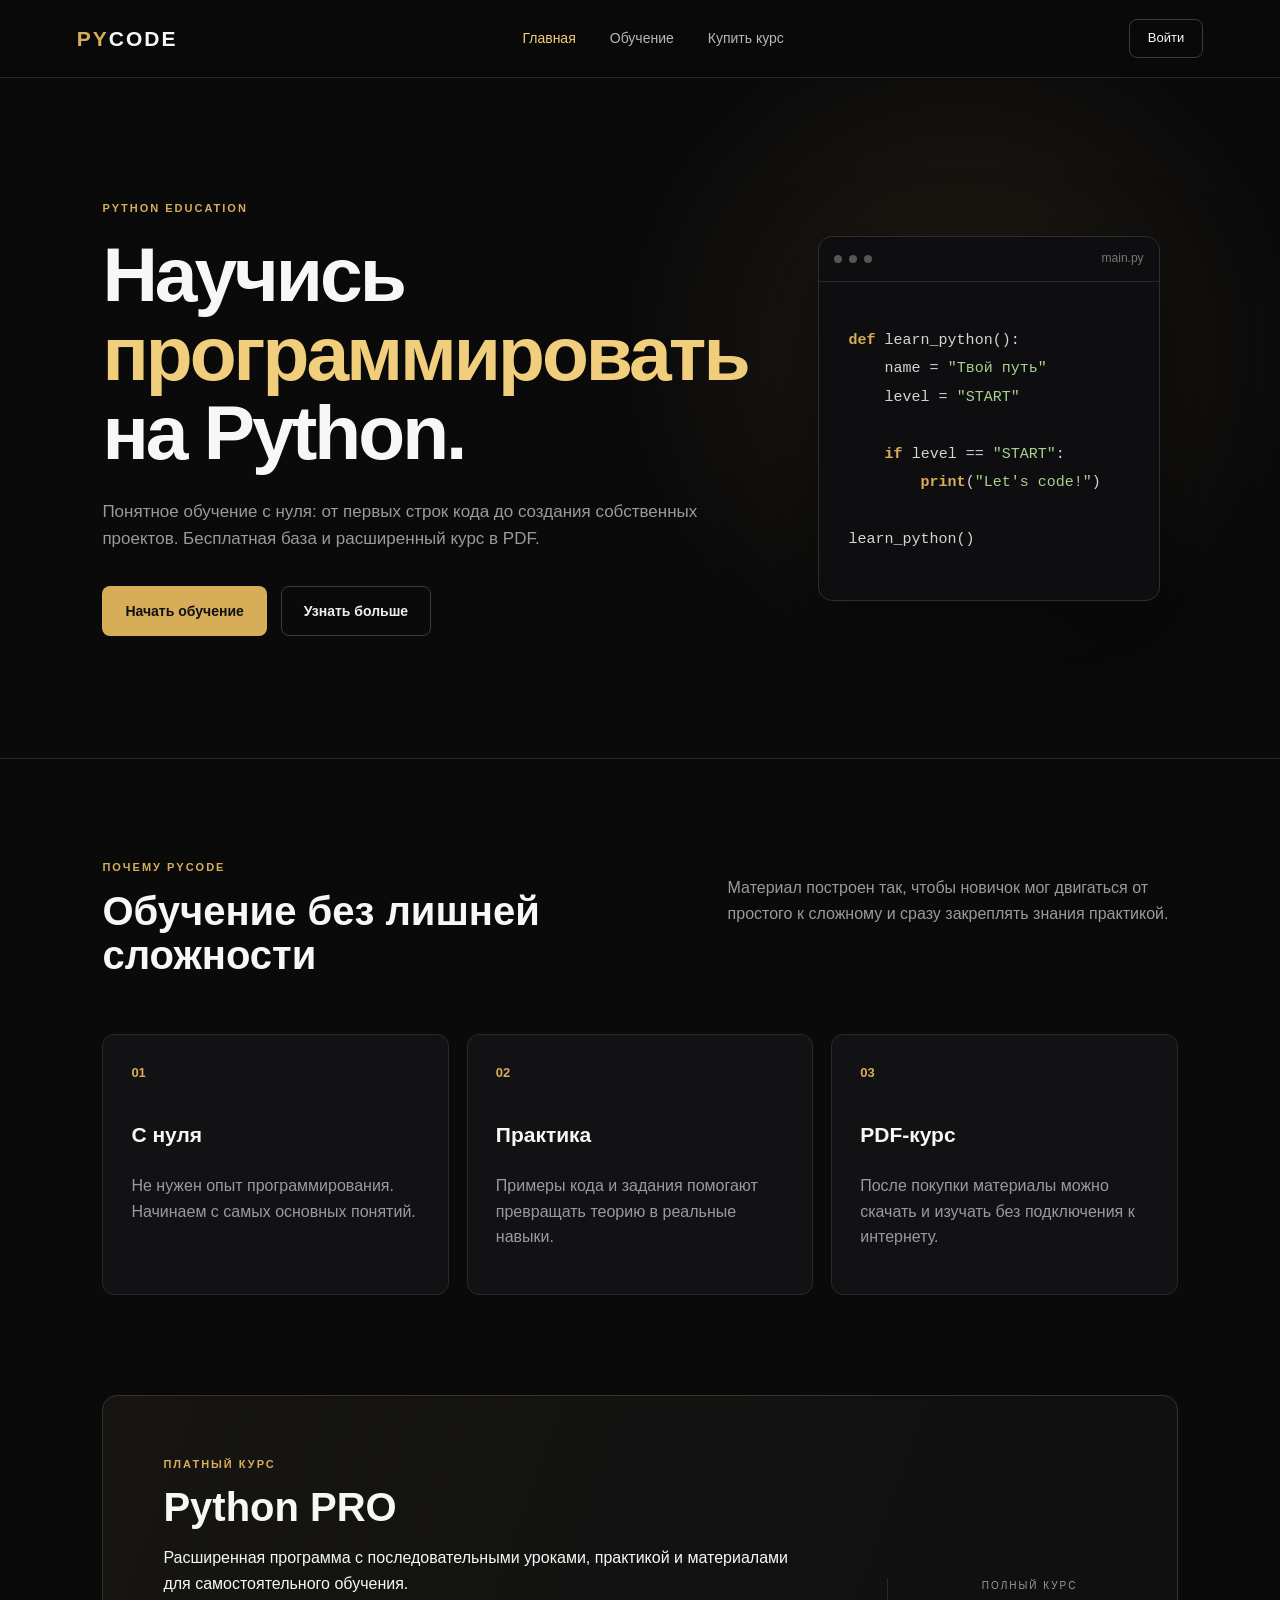
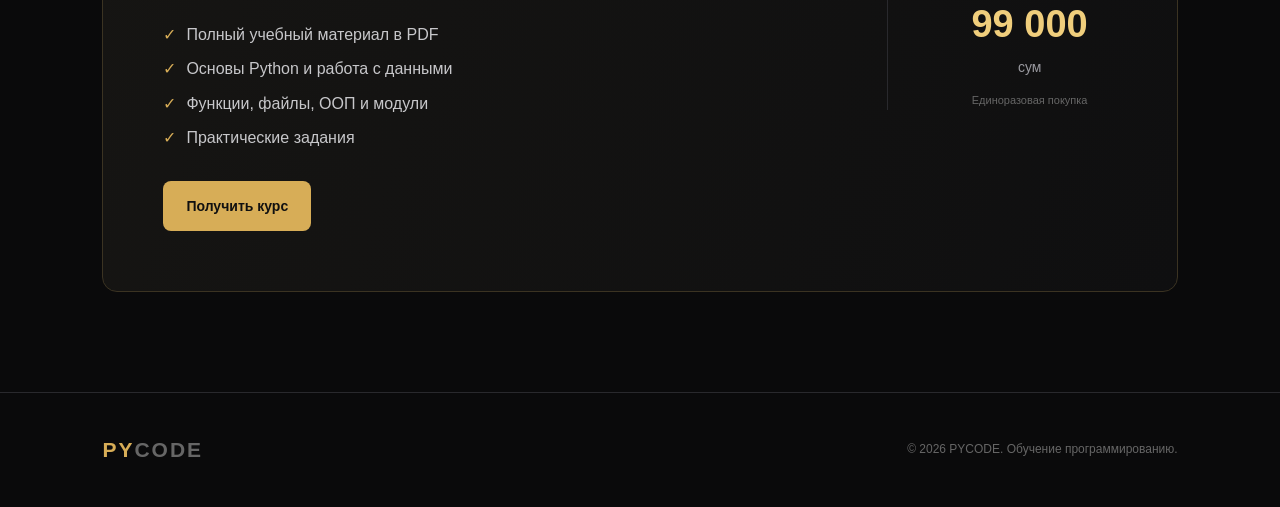
<file: index.html>
<!DOCTYPE html>
<html lang="ru">
<head>
<meta charset="UTF-8">
<meta name="viewport" content="width=device-width, initial-scale=1.0">
<title>PYCODE — Школа Python</title>
<link rel="stylesheet" href="css/style.css">
</head>
<body>
<header class="header">
  <a class="logo" href="index.html"><span>PY</span>CODE</a>
  <nav>
    <a class="active" href="index.html">Главная</a>
    <a href="courses.html">Обучение</a>
    <a href="payment.html">Купить курс</a>
  </nav>
  <a class="login-btn" href="courses.html#account">Войти</a>
</header>

<main>
<section class="hero">
  <div class="hero-text">
    <div class="badge">PYTHON EDUCATION</div>
    <h1>Научись<br><span>программировать</span><br>на Python.</h1>
    <p>Понятное обучение с нуля: от первых строк кода до создания собственных проектов. Бесплатная база и расширенный курс в PDF.</p>
    <div class="hero-actions">
      <a class="btn gold" href="courses.html">Начать обучение</a>
      <a class="btn outline" href="#about">Узнать больше</a>
    </div>
  </div>
  <div class="code-card">
    <div class="code-top"><i></i><i></i><i></i><span>main.py</span></div>
    <pre><code><b>def</b> learn_python():
    name = <em>"Твой путь"</em>
    level = <em>"START"</em>

    <b>if</b> level == <em>"START"</em>:
        <b>print</b>(<em>"Let's code!"</em>)

learn_python()</code></pre>
    <div class="code-glow"></div>
  </div>
</section>

<section id="about" class="section">
  <div class="section-head">
    <div>
      <div class="eyebrow">ПОЧЕМУ PYCODE</div>
      <h2>Обучение без лишней сложности</h2>
    </div>
    <p>Материал построен так, чтобы новичок мог двигаться от простого к сложному и сразу закреплять знания практикой.</p>
  </div>
  <div class="features">
    <article><div class="icon">01</div><h3>С нуля</h3><p>Не нужен опыт программирования. Начинаем с самых основных понятий.</p></article>
    <article><div class="icon">02</div><h3>Практика</h3><p>Примеры кода и задания помогают превращать теорию в реальные навыки.</p></article>
    <article><div class="icon">03</div><h3>PDF-курс</h3><p>После покупки материалы можно скачать и изучать без подключения к интернету.</p></article>
  </div>
</section>

<section class="course-preview">
  <div>
    <div class="eyebrow">ПЛАТНЫЙ КУРС</div>
    <h2>Python PRO</h2>
    <p>Расширенная программа с последовательными уроками, практикой и материалами для самостоятельного обучения.</p>
    <ul class="check-list">
      <li>Полный учебный материал в PDF</li>
      <li>Основы Python и работа с данными</li>
      <li>Функции, файлы, ООП и модули</li>
      <li>Практические задания</li>
    </ul>
    <a class="btn gold" href="payment.html">Получить курс</a>
  </div>
  <div class="price-box"><small>ПОЛНЫЙ КУРС</small><strong>99 000</strong><span>сум</span><div>Единоразовая покупка</div></div>
</section>
</main>

<footer><div class="logo"><span>PY</span>CODE</div><p>© 2026 PYCODE. Обучение программированию.</p></footer>
<script src="js/app.js"></script>
</body>
</html>
</file>
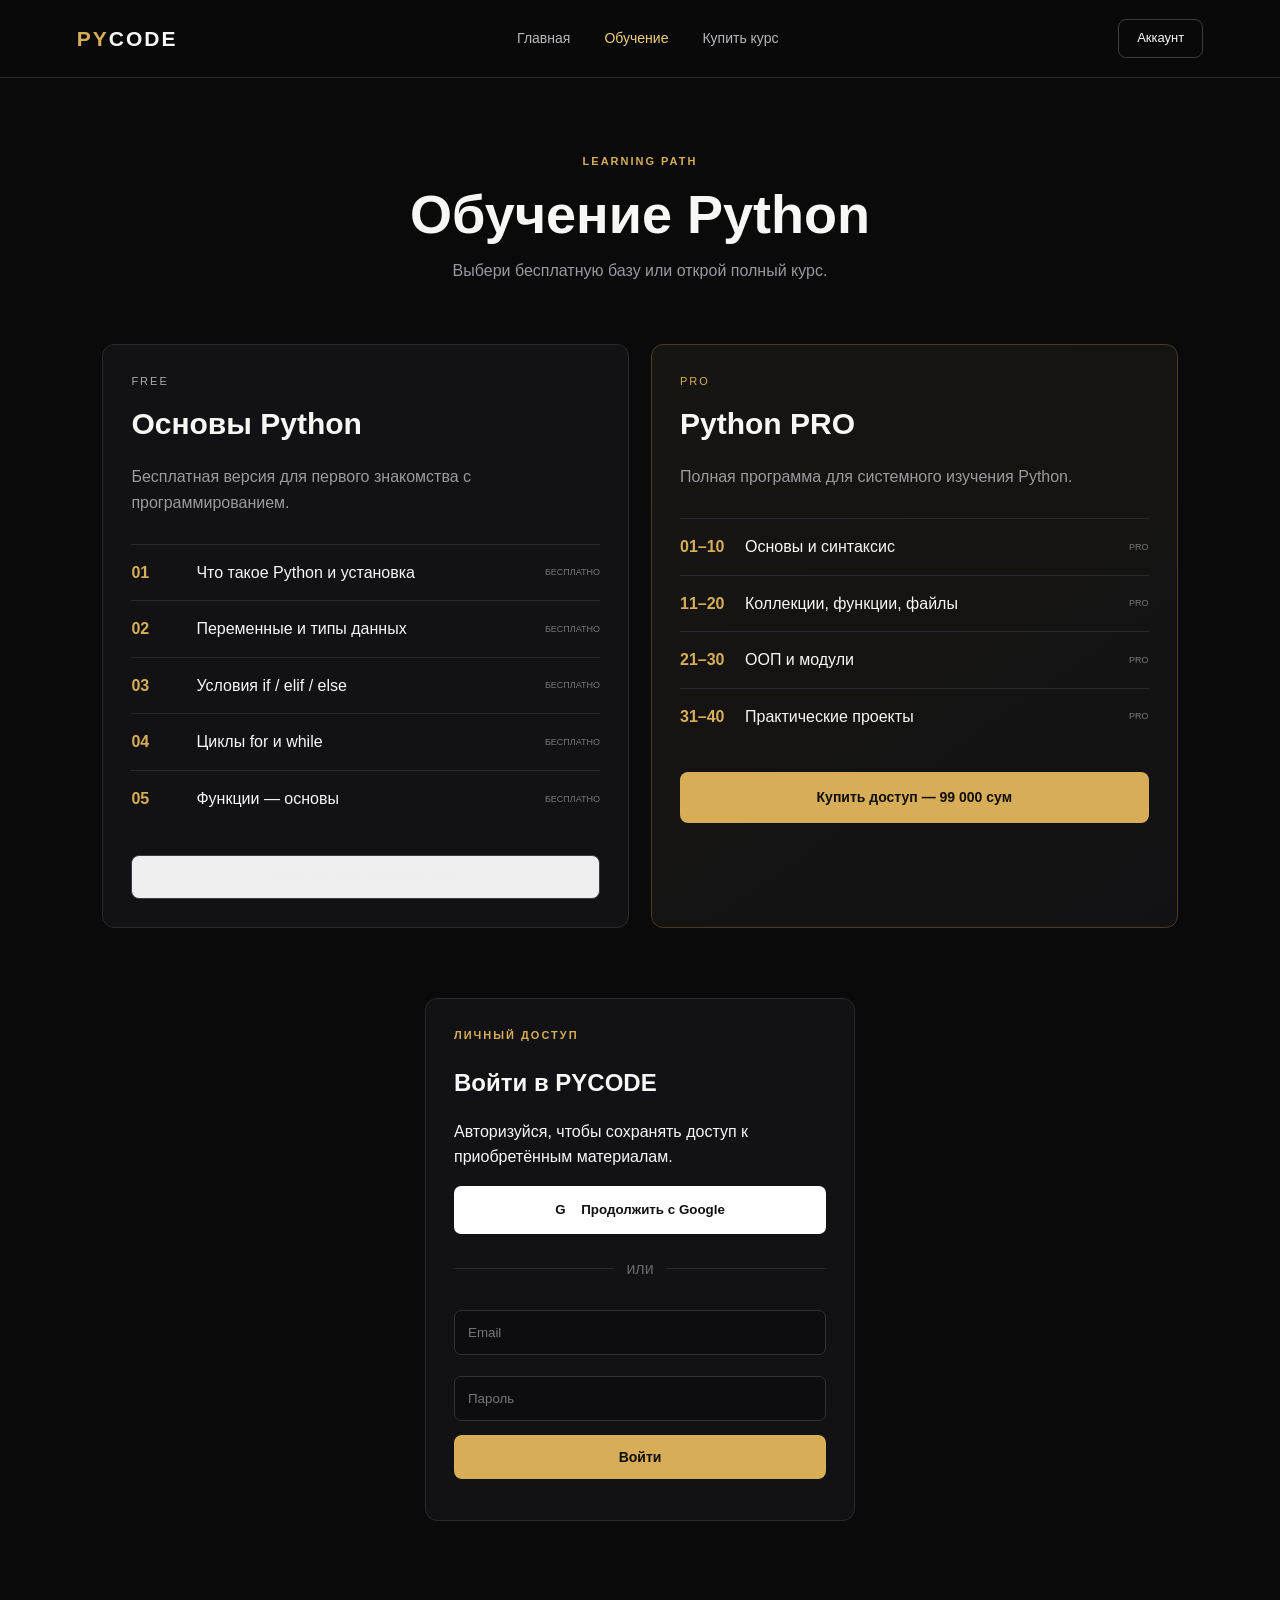
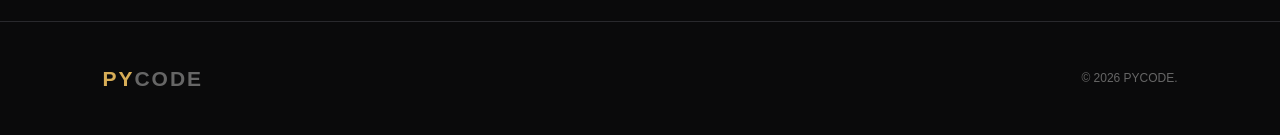
<file: courses.html>
<!DOCTYPE html>
<html lang="ru">
<head>
<meta charset="UTF-8"><meta name="viewport" content="width=device-width, initial-scale=1.0">
<title>Обучение — PYCODE</title><link rel="stylesheet" href="css/style.css">
</head>
<body>
<header class="header">
<a class="logo" href="index.html"><span>PY</span>CODE</a>
<nav><a href="index.html">Главная</a><a class="active" href="courses.html">Обучение</a><a href="payment.html">Купить курс</a></nav>
<a class="login-btn" href="#account">Аккаунт</a>
</header>

<main class="page">
<section class="page-title"><div class="eyebrow">LEARNING PATH</div><h1>Обучение Python</h1><p>Выбери бесплатную базу или открой полный курс.</p></section>

<section class="learning-grid">
<div class="free-course card">
  <div class="card-label">FREE</div><h2>Основы Python</h2><p>Бесплатная версия для первого знакомства с программированием.</p>
  <div class="lessons">
    <div><b>01</b><span>Что такое Python и установка</span><small>БЕСПЛАТНО</small></div>
    <div><b>02</b><span>Переменные и типы данных</span><small>БЕСПЛАТНО</small></div>
    <div><b>03</b><span>Условия if / elif / else</span><small>БЕСПЛАТНО</small></div>
    <div><b>04</b><span>Циклы for и while</span><small>БЕСПЛАТНО</small></div>
    <div><b>05</b><span>Функции — основы</span><small>БЕСПЛАТНО</small></div>
  </div>
  <button class="btn outline full" onclick="showFree()">Открыть бесплатный урок</button>
</div>

<div class="pro-course card">
  <div class="card-label gold-label">PRO</div><h2>Python PRO</h2><p>Полная программа для системного изучения Python.</p>
  <div class="lessons">
    <div><b>01–10</b><span>Основы и синтаксис</span><small>PRO</small></div>
    <div><b>11–20</b><span>Коллекции, функции, файлы</span><small>PRO</small></div>
    <div><b>21–30</b><span>ООП и модули</span><small>PRO</small></div>
    <div><b>31–40</b><span>Практические проекты</span><small>PRO</small></div>
  </div>
  <a class="btn gold full" href="payment.html">Купить доступ — 99 000 сум</a>
</div>
</section>

<section id="account" class="account-section">
<div class="account-box">
  <div class="eyebrow">ЛИЧНЫЙ ДОСТУП</div><h2>Войти в PYCODE</h2><p>Авторизуйся, чтобы сохранять доступ к приобретённым материалам.</p>
  <button class="google-btn" onclick="googleDemo()"><span>G</span> Продолжить с Google</button>
  <div class="or"><span>или</span></div>
  <input id="email" type="email" placeholder="Email">
  <input id="password" type="password" placeholder="Пароль">
  <button class="btn gold full" onclick="loginDemo()">Войти</button>
  <div id="account-message" class="message"></div>
</div>
</section>

<section class="lesson-demo" id="freeLesson">
<h2>Бесплатный урок: переменные</h2>
<p>Переменная — это имя, которое ссылается на значение. В Python не нужно заранее указывать тип:</p>
<div class="mini-code"><code>name = "Alex"<br>age = 20<br>print(name, age)</code></div>
<p>Попробуй изменить значения и запусти код у себя в Python.</p>
</section>
</main>
<footer><div class="logo"><span>PY</span>CODE</div><p>© 2026 PYCODE.</p></footer>
<script src="js/app.js"></script>
</body>
</html>
</file>
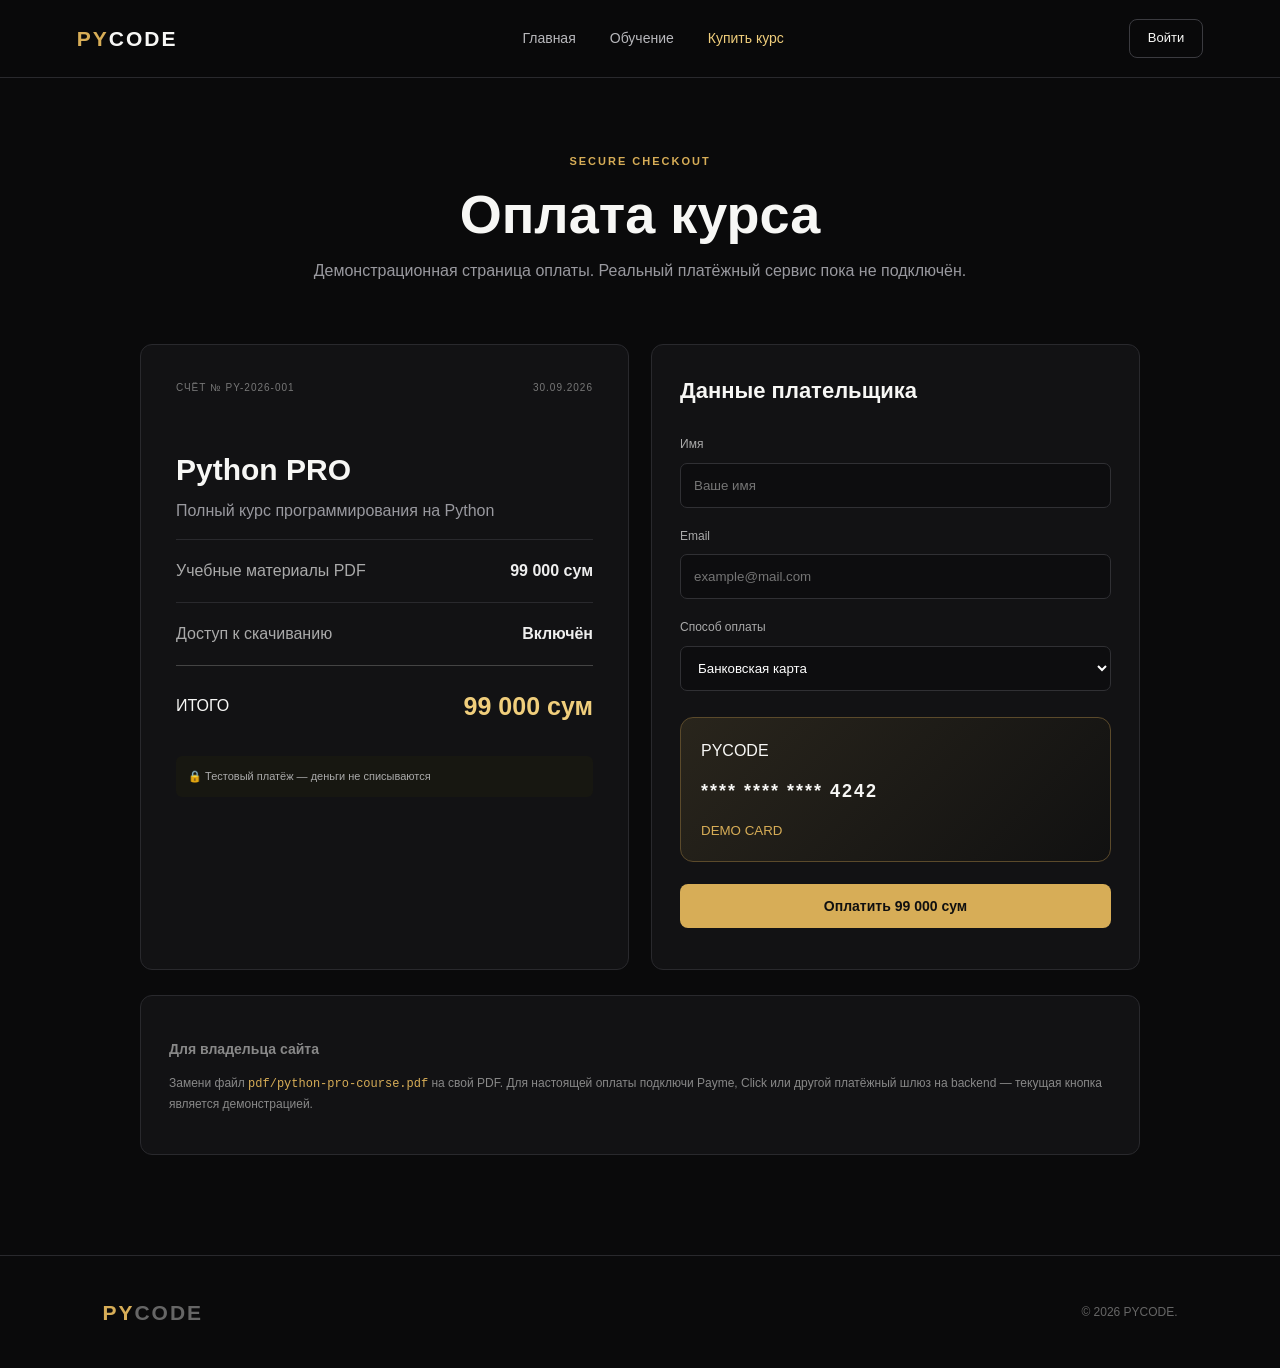
<file: payment.html>
<!DOCTYPE html>
<html lang="ru">
<head>
<meta charset="UTF-8"><meta name="viewport" content="width=device-width, initial-scale=1.0">
<title>Оплата — PYCODE</title><link rel="stylesheet" href="css/style.css">
</head>
<body>
<header class="header">
<a class="logo" href="index.html"><span>PY</span>CODE</a>
<nav><a href="index.html">Главная</a><a href="courses.html">Обучение</a><a class="active" href="payment.html">Купить курс</a></nav>
<a class="login-btn" href="courses.html#account">Войти</a>
</header>

<main class="page">
<section class="page-title"><div class="eyebrow">SECURE CHECKOUT</div><h1>Оплата курса</h1><p>Демонстрационная страница оплаты. Реальный платёжный сервис пока не подключён.</p></section>

<section class="checkout">
<div class="invoice">
<div class="invoice-top"><span>СЧЁТ № PY-2026-001</span><span>30.09.2026</span></div>
<h2>Python PRO</h2><p>Полный курс программирования на Python</p>
<div class="invoice-row"><span>Учебные материалы PDF</span><b>99 000 сум</b></div>
<div class="invoice-row"><span>Доступ к скачиванию</span><b>Включён</b></div>
<div class="total"><span>ИТОГО</span><strong>99 000 сум</strong></div>
<div class="secure">🔒 Тестовый платёж — деньги не списываются</div>
</div>
<div class="pay-form">
<h3>Данные плательщика</h3>
<label>Имя<input id="payerName" placeholder="Ваше имя"></label>
<label>Email<input id="payerEmail" type="email" placeholder="example@mail.com"></label>
<label>Способ оплаты
<select><option>Банковская карта</option><option>Payme</option><option>Click</option></select></label>
<div class="fake-card"><span>PYCODE</span><b>****  ****  ****  4242</b><small>DEMO CARD</small></div>
<button class="btn gold full" onclick="payDemo()">Оплатить 99 000 сум</button>
<div id="payment-message" class="message"></div>
</div>
</section>

<section class="download-section" id="downloadArea">
<div class="success-icon">✓</div>
<div><div class="eyebrow">ОПЛАТА ПОДТВЕРЖДЕНА</div><h2>Материалы доступны</h2><p>Теперь ты можешь скачать PDF-уроки курса.</p></div>
<a class="btn gold" href="pdf/python-pro-course.pdf" download>Скачать Python PRO PDF</a>
</section>

<section class="admin-note">
<h3>Для владельца сайта</h3>
<p>Замени файл <code>pdf/python-pro-course.pdf</code> на свой PDF. Для настоящей оплаты подключи Payme, Click или другой платёжный шлюз на backend — текущая кнопка является демонстрацией.</p>
</section>
</main>
<footer><div class="logo"><span>PY</span>CODE</div><p>© 2026 PYCODE.</p></footer>
<script src="js/app.js"></script>
</body>
</html>
</file>
<file: css/style.css>
:root{--bg:#0a0a0b;--panel:#121214;--panel2:#18181b;--white:#f7f7f5;--muted:#99999f;--gold:#d7ad57;--gold2:#f0ce7c;--line:#29292d}
*{box-sizing:border-box}html{scroll-behavior:smooth}body{margin:0;background:var(--bg);color:var(--white);font-family:Inter,Arial,sans-serif;line-height:1.6}a{text-decoration:none;color:inherit}.header{height:78px;border-bottom:1px solid var(--line);display:flex;align-items:center;justify-content:space-between;padding:0 6%;position:sticky;top:0;background:rgba(10,10,11,.94);backdrop-filter:blur(14px);z-index:10}.logo{font-weight:900;letter-spacing:2px;font-size:21px}.logo span{color:var(--gold)}nav{display:flex;gap:34px}nav a{font-size:14px;color:#b8b8bc;transition:.2s}nav a:hover,nav a.active{color:var(--gold2)}.login-btn{border:1px solid #3b3b40;padding:8px 18px;border-radius:8px;font-size:13px}.hero{min-height:680px;display:grid;grid-template-columns:1.05fr .95fr;align-items:center;gap:70px;padding:80px 8%;background:radial-gradient(circle at 75% 40%,rgba(215,173,87,.12),transparent 32%)}.badge,.eyebrow{color:var(--gold);font-size:11px;font-weight:800;letter-spacing:2px}.hero h1{font-size:clamp(48px,6vw,82px);line-height:1.03;margin:18px 0 25px;letter-spacing:-3px}.hero h1 span{color:var(--gold2)}.hero p{max-width:610px;color:var(--muted);font-size:17px}.hero-actions{display:flex;gap:14px;margin-top:34px}.btn{display:inline-flex;justify-content:center;align-items:center;border-radius:8px;padding:13px 22px;font-weight:800;font-size:14px;border:1px solid transparent;cursor:pointer;transition:.2s}.btn.gold{background:var(--gold);color:#101010}.btn.gold:hover{background:var(--gold2);transform:translateY(-1px)}.btn.outline{border-color:#3b3b40;color:#eee}.btn.outline:hover{border-color:var(--gold);color:var(--gold2)}.full{width:100%}.code-card{background:#0e0e10;border:1px solid #2e2e32;border-radius:14px;box-shadow:0 30px 80px rgba(0,0,0,.5);position:relative;overflow:hidden}.code-top{height:45px;border-bottom:1px solid #27272b;display:flex;align-items:center;gap:7px;padding:0 15px;color:#777;font-size:12px}.code-top i{width:8px;height:8px;border-radius:50%;background:#555}.code-top span{margin-left:auto}.code-card pre{padding:30px;font-size:15px;color:#d4d4d4;line-height:1.9}.code-card b{color:#d7ad57}.code-card em{color:#a9d18e;font-style:normal}.section{padding:100px 8%;border-top:1px solid var(--line)}.section-head{display:flex;justify-content:space-between;gap:50px;margin-bottom:45px}.section-head h2,.course-preview h2{font-size:40px;line-height:1.1;margin:12px 0}.section-head p{max-width:450px;color:var(--muted)}.features{display:grid;grid-template-columns:repeat(3,1fr);gap:18px}.features article,.card,.account-box,.invoice,.pay-form,.admin-note{background:var(--panel);border:1px solid var(--line);border-radius:12px;padding:28px}.icon{color:var(--gold);font-weight:900;font-size:13px;margin-bottom:35px}.features h3{font-size:21px}.features p,.card>p,.page-title p{color:var(--muted)}.course-preview{margin:0 8% 100px;padding:60px;border:1px solid #3b3322;border-radius:15px;background:linear-gradient(110deg,#161513,#0f0f10);display:flex;justify-content:space-between;gap:60px}.course-preview>div:first-child{max-width:650px}.check-list{list-style:none;padding:0;color:#c7c7ca;margin:25px 0 30px}.check-list li{margin:9px 0}.check-list li:before{content:"✓";color:var(--gold);margin-right:10px}.price-box{min-width:230px;align-self:center;text-align:center;border-left:1px solid var(--line);padding-left:55px}.price-box small{display:block;color:var(--muted);font-size:10px;letter-spacing:2px}.price-box strong{font-size:38px;display:block;color:var(--gold2)}.price-box span{font-size:14px;color:var(--muted)}.price-box div{font-size:11px;color:#666;margin-top:12px}.page{padding:75px 8% 100px;min-height:calc(100vh - 78px)}.page-title{text-align:center;max-width:700px;margin:0 auto 60px}.page-title h1{font-size:54px;line-height:1.05;margin:15px 0}.learning-grid{display:grid;grid-template-columns:1fr 1fr;gap:22px}.card-label{font-size:11px;letter-spacing:2px;color:#aaa}.gold-label{color:var(--gold)}.card h2{font-size:30px;margin:10px 0}.lessons{margin:28px 0}.lessons>div{display:grid;grid-template-columns:55px 1fr auto;gap:10px;align-items:center;border-top:1px solid var(--line);padding:15px 0}.lessons b{color:var(--gold)}.lessons small{font-size:9px;color:#777}.pro-course{border-color:#4b3b20;background:linear-gradient(145deg,#171511,#121214)}.account-section{display:flex;justify-content:center;margin-top:70px}.account-box{width:430px}.account-box h2{margin-bottom:5px}.google-btn{height:48px;width:100%;background:#fff;color:#111;border:0;border-radius:7px;font-weight:700;cursor:pointer}.google-btn span{margin-right:12px;font-weight:900}.or{display:flex;align-items:center;gap:12px;color:#666;margin:22px 0}.or:before,.or:after{content:"";height:1px;background:var(--line);flex:1}.account-box input,.pay-form input,.pay-form select{width:100%;height:45px;background:#0d0d0f;border:1px solid #303034;border-radius:7px;color:white;padding:0 13px;margin:7px 0 14px;outline:none}.account-box input:focus,.pay-form input:focus{border-color:var(--gold)}.message{font-size:13px;color:var(--gold);margin-top:13px}.lesson-demo{display:none;max-width:700px;margin:50px auto 0;padding:30px;background:var(--panel);border:1px solid var(--line);border-radius:12px}.lesson-demo.show{display:block}.mini-code{background:#09090a;border:1px solid #2b2b2e;padding:18px;border-radius:8px;color:#d7ad57;font-family:monospace}.checkout{max-width:1000px;margin:auto;display:grid;grid-template-columns:1fr 1fr;gap:22px}.invoice{padding:35px}.invoice-top{display:flex;justify-content:space-between;color:#777;font-size:10px;letter-spacing:1px}.invoice h2{font-size:30px;margin:50px 0 4px}.invoice>p{color:var(--muted);margin-top:0}.invoice-row{display:flex;justify-content:space-between;border-top:1px solid var(--line);padding:18px 0;color:#aaa}.invoice-row b{color:#eee}.total{border-top:1px solid #444;padding-top:20px;display:flex;justify-content:space-between;align-items:center}.total strong{font-size:25px;color:var(--gold2)}.secure{margin-top:30px;padding:12px;background:#171711;color:#aaa;font-size:11px;border-radius:6px}.pay-form h3{margin-top:0;font-size:22px}.pay-form label{font-size:12px;color:#aaa}.fake-card{height:145px;border-radius:13px;padding:20px;margin:12px 0 22px;background:linear-gradient(135deg,#29251c,#111);border:1px solid #5b4a2b;display:flex;flex-direction:column;justify-content:space-between}.fake-card b{font-size:18px;letter-spacing:2px}.fake-card small{color:var(--gold)}.download-section{display:none;align-items:center;gap:25px;max-width:1000px;margin:45px auto 0;padding:25px;background:#151711;border:1px solid #504524;border-radius:12px}.download-section.show{display:flex}.success-icon{width:48px;height:48px;border-radius:50%;display:grid;place-items:center;background:var(--gold);color:#111;font-weight:900}.download-section h2{margin:0}.download-section p{color:var(--muted);margin:3px 0}.download-section .btn{margin-left:auto}.admin-note{max-width:1000px;margin:25px auto 0;color:#888;font-size:12px}.admin-note code{color:var(--gold)}footer{border-top:1px solid var(--line);padding:35px 8%;display:flex;justify-content:space-between;align-items:center;color:#666;font-size:12px}
@media(max-width:800px){.header{padding:0 5%;height:auto;min-height:70px;gap:15px;flex-wrap:wrap;padding-top:13px;padding-bottom:13px}nav{order:3;width:100%;justify-content:center;gap:18px}.login-btn{display:none}.hero{grid-template-columns:1fr;padding:65px 6%;min-height:auto}.hero h1{font-size:51px}.section,.page{padding:70px 6%}.section-head{display:block}.features,.learning-grid,.checkout{grid-template-columns:1fr}.course-preview{margin:0 6% 70px;padding:35px;display:block}.price-box{border-left:0;border-top:1px solid var(--line);padding:25px 0 0;margin-top:30px}.page-title h1{font-size:43px}.download-section{margin:35px 0;flex-wrap:wrap}.download-section .btn{margin-left:0;width:100%}footer{padding:30px 6%;display:block}footer p{margin-top:15px}}
@media(max-width:450px){.hero-actions{flex-direction:column}.hero h1{font-size:44px}.code-card pre{font-size:12px;padding:20px}.lessons>div{grid-template-columns:45px 1fr}.lessons small{display:none}}
</file>
